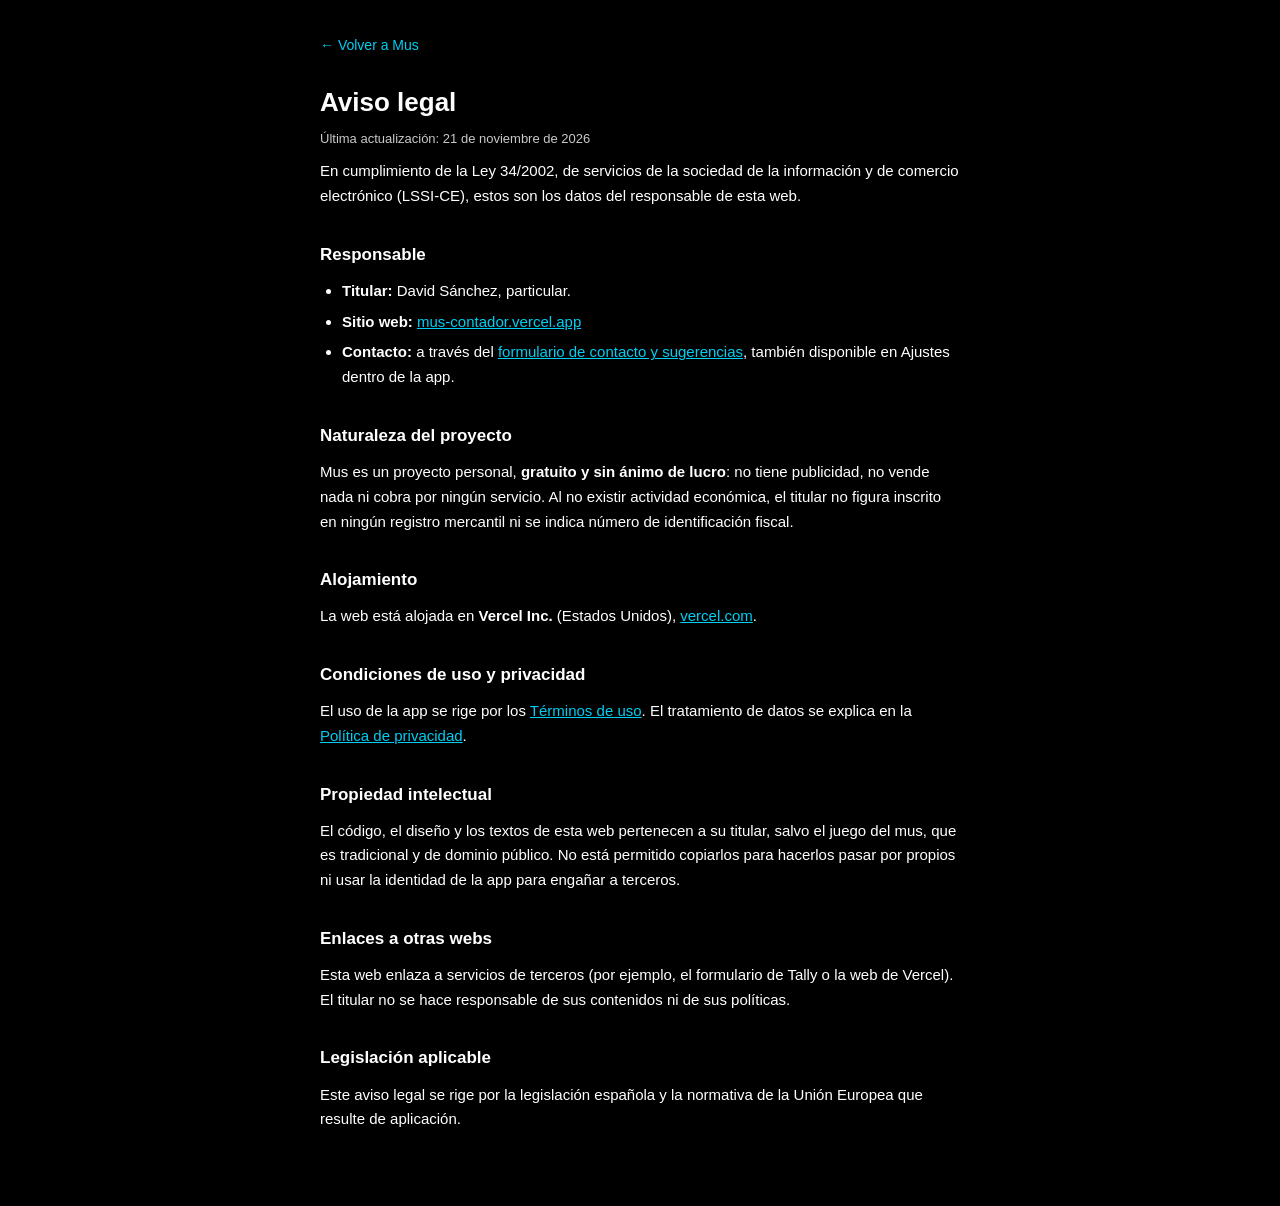
<file: aviso-legal.html>
<!DOCTYPE html>
<html lang="es">
<head>
  <meta charset="UTF-8" />
  <meta name="viewport" content="width=device-width, initial-scale=1.0, viewport-fit=cover" />
  <title>Aviso legal · Mus</title>
  <meta name="description" content="Aviso legal de la app Mus, contador de mus gratuito." />
  <meta name="theme-color" content="#000000" />
  <style>
    :root {
      --bg: #000000;
      --text: #FFFFFF;
      --dim: #C9C9C9;
      --accent: #00CEF2;
      --line: #2A2A2A;
      --font: -apple-system, BlinkMacSystemFont, "Segoe UI", Roboto, Helvetica, Arial, sans-serif;
    }
    * { box-sizing: border-box; }
    html, body { margin: 0; background: var(--bg); color: var(--text); font-family: var(--font); }
    .doc {
      max-width: 680px;
      margin: 0 auto;
      padding: 32px 20px 64px;
      padding-top: calc(32px + env(safe-area-inset-top));
      line-height: 1.65;
    }
    .back { display: inline-block; margin-bottom: 24px; color: var(--accent); text-decoration: none; font-size: 14px; }
    .back:hover { text-decoration: underline; }
    h1 { font-size: 26px; margin: 0 0 4px; }
    h2 { font-size: 17px; margin: 32px 0 8px; }
    .updated { color: var(--dim); font-size: 13px; margin: 0; }
    p, li { font-size: 15px; }
    p { margin: 10px 0; }
    ul { margin: 10px 0; padding-left: 22px; }
    li { margin: 6px 0; }
    a { color: var(--accent); }
    strong { color: #fff; }
  </style>
</head>
<body>
  <main class="doc">
    <a class="back" href="./index.html">&larr; Volver a Mus</a>
    <h1>Aviso legal</h1>
    <p class="updated">Última actualización: 21 de noviembre de 2026</p>

    <p>
      En cumplimiento de la Ley 34/2002, de servicios de la sociedad de la información y de
      comercio electrónico (LSSI-CE), estos son los datos del responsable de esta web.
    </p>

    <h2>Responsable</h2>
    <ul>
      <li><strong>Titular:</strong> David Sánchez, particular.</li>
      <li><strong>Sitio web:</strong> <a href="https://mus-contador.vercel.app/">mus-contador.vercel.app</a></li>
      <li><strong>Contacto:</strong> a través del <a href="https://tally.so/r/LDPWEj" target="_blank" rel="noopener">formulario de contacto y sugerencias</a>, también disponible en Ajustes dentro de la app.</li>
    </ul>

    <h2>Naturaleza del proyecto</h2>
    <p>
      Mus es un proyecto personal, <strong>gratuito y sin ánimo de lucro</strong>: no tiene
      publicidad, no vende nada ni cobra por ningún servicio. Al no existir actividad
      económica, el titular no figura inscrito en ningún registro mercantil ni se indica
      número de identificación fiscal.
    </p>

    <h2>Alojamiento</h2>
    <p>
      La web está alojada en <strong>Vercel Inc.</strong> (Estados Unidos),
      <a href="https://vercel.com" target="_blank" rel="noopener">vercel.com</a>.
    </p>

    <h2>Condiciones de uso y privacidad</h2>
    <p>
      El uso de la app se rige por los <a href="./terminos.html">Términos de uso</a>. El
      tratamiento de datos se explica en la <a href="./privacidad.html">Política de privacidad</a>.
    </p>

    <h2>Propiedad intelectual</h2>
    <p>
      El código, el diseño y los textos de esta web pertenecen a su titular, salvo el juego
      del mus, que es tradicional y de dominio público. No está permitido copiarlos para
      hacerlos pasar por propios ni usar la identidad de la app para engañar a terceros.
    </p>

    <h2>Enlaces a otras webs</h2>
    <p>
      Esta web enlaza a servicios de terceros (por ejemplo, el formulario de Tally o la web de
      Vercel). El titular no se hace responsable de sus contenidos ni de sus políticas.
    </p>

    <h2>Legislación aplicable</h2>
    <p>
      Este aviso legal se rige por la legislación española y la normativa de la Unión Europea
      que resulte de aplicación.
    </p>
  </main>
</body>
</html>
</file>
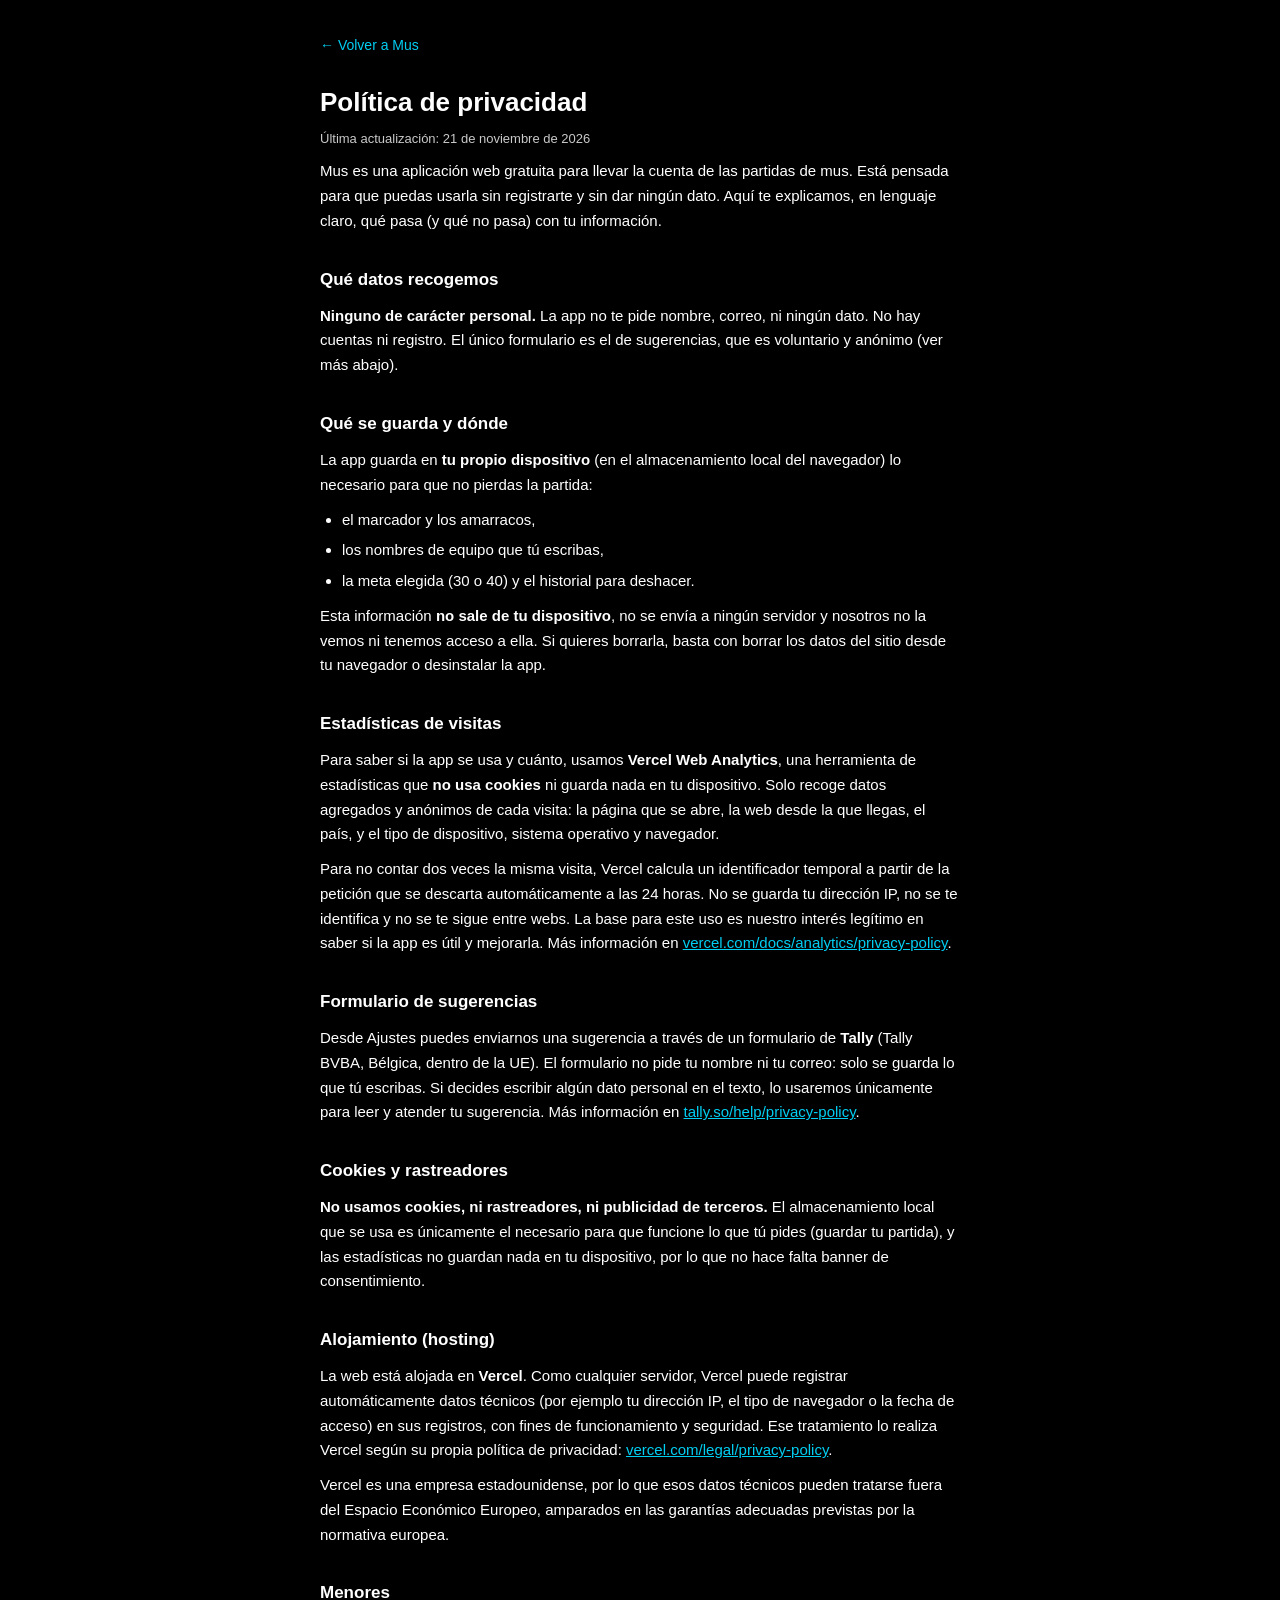
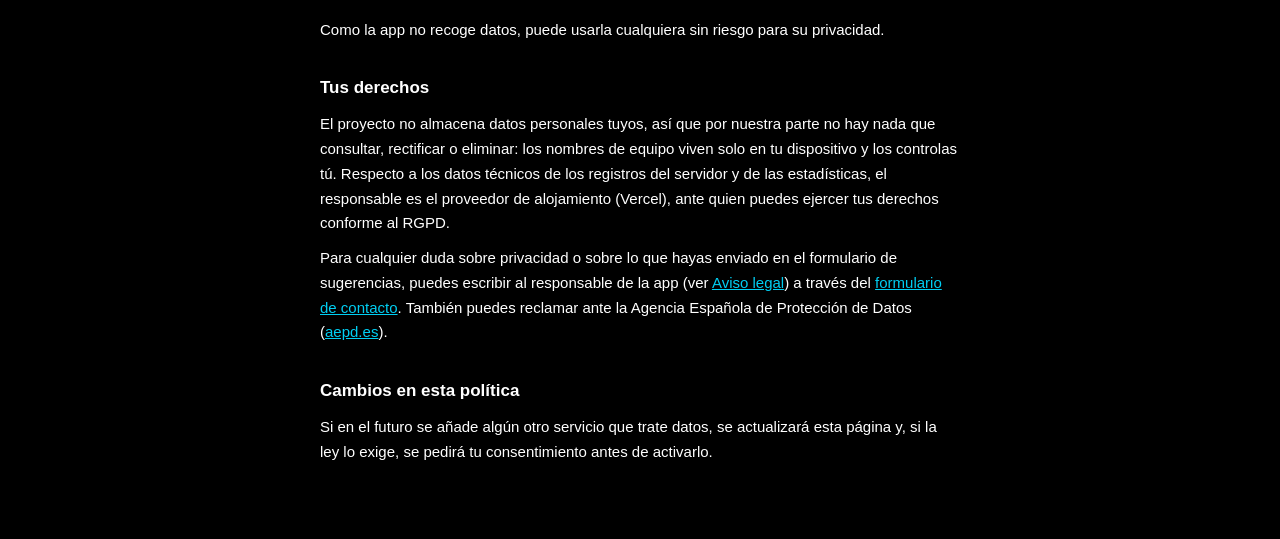
<file: privacidad.html>
<!DOCTYPE html>
<html lang="es">
<head>
  <meta charset="UTF-8" />
  <meta name="viewport" content="width=device-width, initial-scale=1.0, viewport-fit=cover" />
  <title>Privacidad · Mus</title>
  <meta name="description" content="Política de privacidad de la app Mus." />
  <meta name="theme-color" content="#000000" />
  <style>
    :root {
      --bg: #000000;
      --text: #FFFFFF;
      --dim: #C9C9C9;
      --accent: #00CEF2;
      --line: #2A2A2A;
      --font: -apple-system, BlinkMacSystemFont, "Segoe UI", Roboto, Helvetica, Arial, sans-serif;
    }
    * { box-sizing: border-box; }
    html, body { margin: 0; background: var(--bg); color: var(--text); font-family: var(--font); }
    .doc {
      max-width: 680px;
      margin: 0 auto;
      padding: 32px 20px 64px;
      padding-top: calc(32px + env(safe-area-inset-top));
      line-height: 1.65;
    }
    .back { display: inline-block; margin-bottom: 24px; color: var(--accent); text-decoration: none; font-size: 14px; }
    .back:hover { text-decoration: underline; }
    h1 { font-size: 26px; margin: 0 0 4px; }
    h2 { font-size: 17px; margin: 32px 0 8px; }
    .updated { color: var(--dim); font-size: 13px; margin: 0; }
    p, li { font-size: 15px; }
    p { margin: 10px 0; }
    ul { margin: 10px 0; padding-left: 22px; }
    li { margin: 6px 0; }
    a { color: var(--accent); }
    strong { color: #fff; }
  </style>
</head>
<body>
  <main class="doc">
    <a class="back" href="./index.html">&larr; Volver a Mus</a>
    <h1>Política de privacidad</h1>
    <p class="updated">Última actualización: 21 de noviembre de 2026</p>

    <p>
      Mus es una aplicación web gratuita para llevar la cuenta de las partidas de mus.
      Está pensada para que puedas usarla sin registrarte y sin dar ningún dato. Aquí
      te explicamos, en lenguaje claro, qué pasa (y qué no pasa) con tu información.
    </p>

    <h2>Qué datos recogemos</h2>
    <p>
      <strong>Ninguno de carácter personal.</strong> La app no te pide nombre, correo,
      ni ningún dato. No hay cuentas ni registro. El único formulario es el de sugerencias,
      que es voluntario y anónimo (ver más abajo).
    </p>

    <h2>Qué se guarda y dónde</h2>
    <p>
      La app guarda en <strong>tu propio dispositivo</strong> (en el almacenamiento local
      del navegador) lo necesario para que no pierdas la partida:
    </p>
    <ul>
      <li>el marcador y los amarracos,</li>
      <li>los nombres de equipo que tú escribas,</li>
      <li>la meta elegida (30 o 40) y el historial para deshacer.</li>
    </ul>
    <p>
      Esta información <strong>no sale de tu dispositivo</strong>, no se envía a ningún
      servidor y nosotros no la vemos ni tenemos acceso a ella. Si quieres borrarla,
      basta con borrar los datos del sitio desde tu navegador o desinstalar la app.
    </p>

    <h2>Estadísticas de visitas</h2>
    <p>
      Para saber si la app se usa y cuánto, usamos <strong>Vercel Web Analytics</strong>,
      una herramienta de estadísticas que <strong>no usa cookies</strong> ni guarda nada en
      tu dispositivo. Solo recoge datos agregados y anónimos de cada visita: la página que
      se abre, la web desde la que llegas, el país, y el tipo de dispositivo, sistema
      operativo y navegador.
    </p>
    <p>
      Para no contar dos veces la misma visita, Vercel calcula un identificador temporal a
      partir de la petición que se descarta automáticamente a las 24 horas. No se guarda tu
      dirección IP, no se te identifica y no se te sigue entre webs. La base para este uso es
      nuestro interés legítimo en saber si la app es útil y mejorarla. Más información en
      <a href="https://vercel.com/docs/analytics/privacy-policy" target="_blank" rel="noopener">vercel.com/docs/analytics/privacy-policy</a>.
    </p>

    <h2>Formulario de sugerencias</h2>
    <p>
      Desde Ajustes puedes enviarnos una sugerencia a través de un formulario de
      <strong>Tally</strong> (Tally BVBA, Bélgica, dentro de la UE). El formulario no pide
      tu nombre ni tu correo: solo se guarda lo que tú escribas. Si decides escribir algún
      dato personal en el texto, lo usaremos únicamente para leer y atender tu sugerencia.
      Más información en
      <a href="https://tally.so/help/privacy-policy" target="_blank" rel="noopener">tally.so/help/privacy-policy</a>.
    </p>

    <h2>Cookies y rastreadores</h2>
    <p>
      <strong>No usamos cookies, ni rastreadores, ni publicidad de terceros.</strong>
      El almacenamiento local que se usa es únicamente el necesario para que funcione lo
      que tú pides (guardar tu partida), y las estadísticas no guardan nada en tu
      dispositivo, por lo que no hace falta banner de consentimiento.
    </p>

    <h2>Alojamiento (hosting)</h2>
    <p>
      La web está alojada en <strong>Vercel</strong>. Como cualquier servidor, Vercel puede
      registrar automáticamente datos técnicos (por ejemplo tu dirección IP, el tipo de
      navegador o la fecha de acceso) en sus registros, con fines de funcionamiento y
      seguridad. Ese tratamiento lo realiza Vercel según su propia política de privacidad:
      <a href="https://vercel.com/legal/privacy-policy" target="_blank" rel="noopener">vercel.com/legal/privacy-policy</a>.
    </p>
    <p>
      Vercel es una empresa estadounidense, por lo que esos datos técnicos pueden tratarse
      fuera del Espacio Económico Europeo, amparados en las garantías adecuadas previstas
      por la normativa europea.
    </p>

    <h2>Menores</h2>
    <p>
      Como la app no recoge datos, puede usarla cualquiera sin riesgo para su privacidad.
    </p>

    <h2>Tus derechos</h2>
    <p>
      El proyecto no almacena datos personales tuyos, así que por nuestra parte no hay nada
      que consultar, rectificar o eliminar: los nombres de equipo viven solo en tu
      dispositivo y los controlas tú. Respecto a los datos técnicos de los registros del
      servidor y de las estadísticas, el responsable es el proveedor de alojamiento (Vercel), ante quien puedes
      ejercer tus derechos conforme al RGPD.
    </p>
    <p>
      Para cualquier duda sobre privacidad o sobre lo que hayas enviado en el formulario de
      sugerencias, puedes escribir al responsable de la app (ver
      <a href="./aviso-legal.html">Aviso legal</a>) a través del
      <a href="https://tally.so/r/LDPWEj" target="_blank" rel="noopener">formulario de contacto</a>.
      También puedes reclamar ante la Agencia Española de Protección de Datos
      (<a href="https://www.aepd.es" target="_blank" rel="noopener">aepd.es</a>).
    </p>

    <h2>Cambios en esta política</h2>
    <p>
      Si en el futuro se añade algún otro servicio que trate datos, se actualizará esta página y, si la ley lo exige, se pedirá tu consentimiento
      antes de activarlo.
    </p>
  </main>
</body>
</html>
</file>
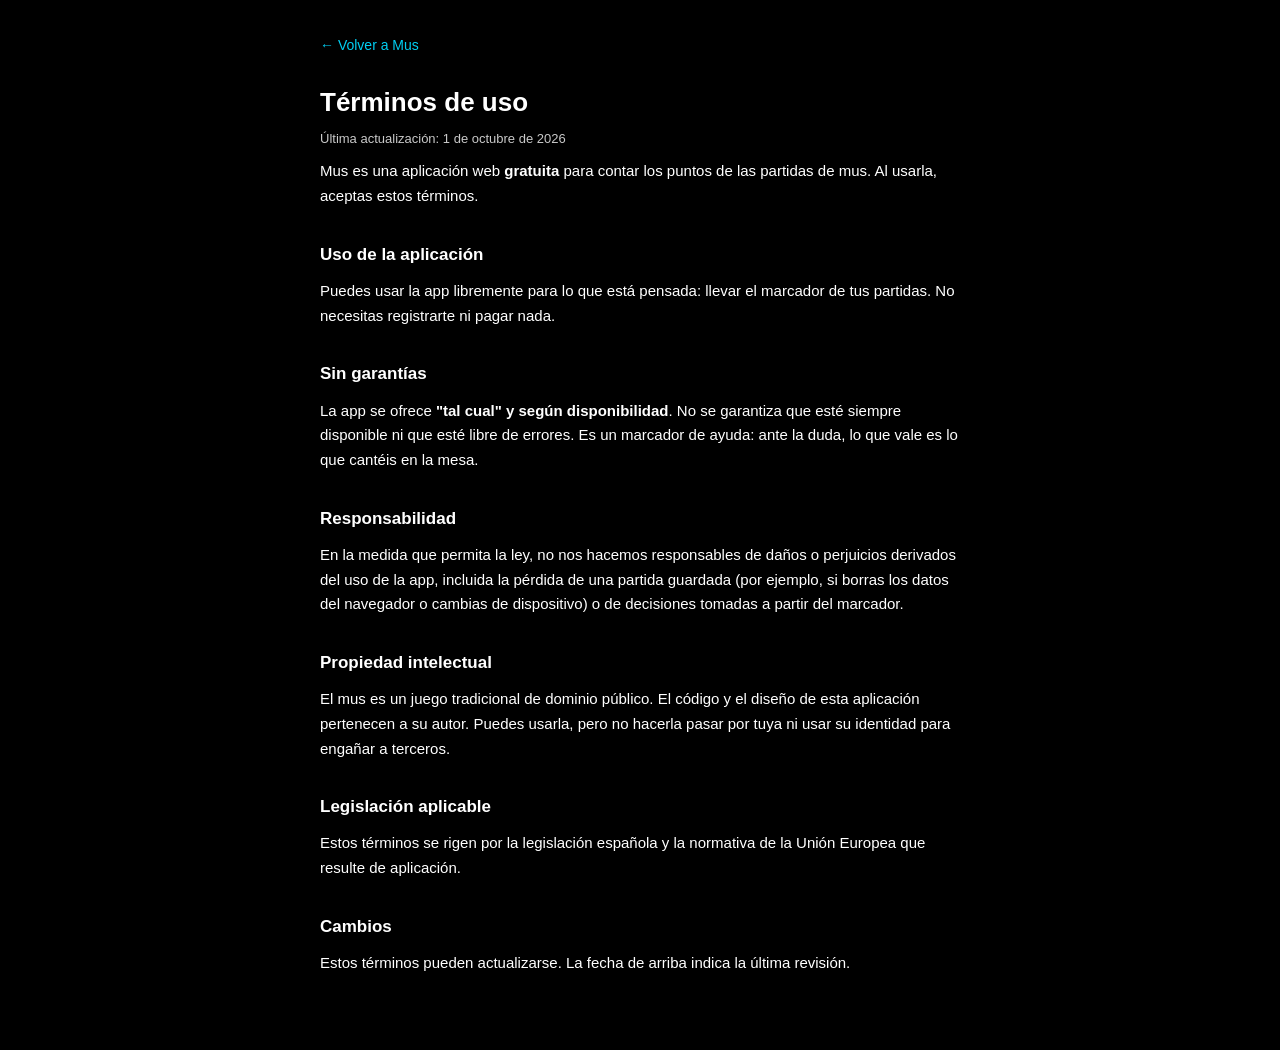
<file: terminos.html>
<!DOCTYPE html>
<html lang="es">
<head>
  <meta charset="UTF-8" />
  <meta name="viewport" content="width=device-width, initial-scale=1.0, viewport-fit=cover" />
  <title>Términos · Mus</title>
  <meta name="description" content="Términos de uso de la app Mus." />
  <meta name="theme-color" content="#000000" />
  <style>
    :root {
      --bg: #000000;
      --text: #FFFFFF;
      --dim: #C9C9C9;
      --accent: #00CEF2;
      --line: #2A2A2A;
      --font: -apple-system, BlinkMacSystemFont, "Segoe UI", Roboto, Helvetica, Arial, sans-serif;
    }
    * { box-sizing: border-box; }
    html, body { margin: 0; background: var(--bg); color: var(--text); font-family: var(--font); }
    .doc {
      max-width: 680px;
      margin: 0 auto;
      padding: 32px 20px 64px;
      padding-top: calc(32px + env(safe-area-inset-top));
      line-height: 1.65;
    }
    .back { display: inline-block; margin-bottom: 24px; color: var(--accent); text-decoration: none; font-size: 14px; }
    .back:hover { text-decoration: underline; }
    h1 { font-size: 26px; margin: 0 0 4px; }
    h2 { font-size: 17px; margin: 32px 0 8px; }
    .updated { color: var(--dim); font-size: 13px; margin: 0; }
    p, li { font-size: 15px; }
    p { margin: 10px 0; }
    ul { margin: 10px 0; padding-left: 22px; }
    li { margin: 6px 0; }
    a { color: var(--accent); }
    strong { color: #fff; }
  </style>
</head>
<body>
  <main class="doc">
    <a class="back" href="./index.html">&larr; Volver a Mus</a>
    <h1>Términos de uso</h1>
    <p class="updated">Última actualización: 1 de octubre de 2026</p>

    <p>
      Mus es una aplicación web <strong>gratuita</strong> para contar los puntos de las
      partidas de mus. Al usarla, aceptas estos términos.
    </p>

    <h2>Uso de la aplicación</h2>
    <p>
      Puedes usar la app libremente para lo que está pensada: llevar el marcador de tus
      partidas. No necesitas registrarte ni pagar nada.
    </p>

    <h2>Sin garantías</h2>
    <p>
      La app se ofrece <strong>"tal cual" y según disponibilidad</strong>. No se garantiza
      que esté siempre disponible ni que esté libre de errores. Es un marcador de ayuda:
      ante la duda, lo que vale es lo que cantéis en la mesa.
    </p>

    <h2>Responsabilidad</h2>
    <p>
      En la medida que permita la ley, no nos hacemos responsables de daños o perjuicios
      derivados del uso de la app, incluida la pérdida de una partida guardada (por ejemplo,
      si borras los datos del navegador o cambias de dispositivo) o de decisiones tomadas a
      partir del marcador.
    </p>

    <h2>Propiedad intelectual</h2>
    <p>
      El mus es un juego tradicional de dominio público. El código y el diseño de esta
      aplicación pertenecen a su autor. Puedes usarla, pero no hacerla pasar por tuya ni
      usar su identidad para engañar a terceros.
    </p>

    <h2>Legislación aplicable</h2>
    <p>
      Estos términos se rigen por la legislación española y la normativa de la Unión Europea
      que resulte de aplicación.
    </p>

    <h2>Cambios</h2>
    <p>
      Estos términos pueden actualizarse. La fecha de arriba indica la última revisión.
    </p>
  </main>
</body>
</html>
</file>
